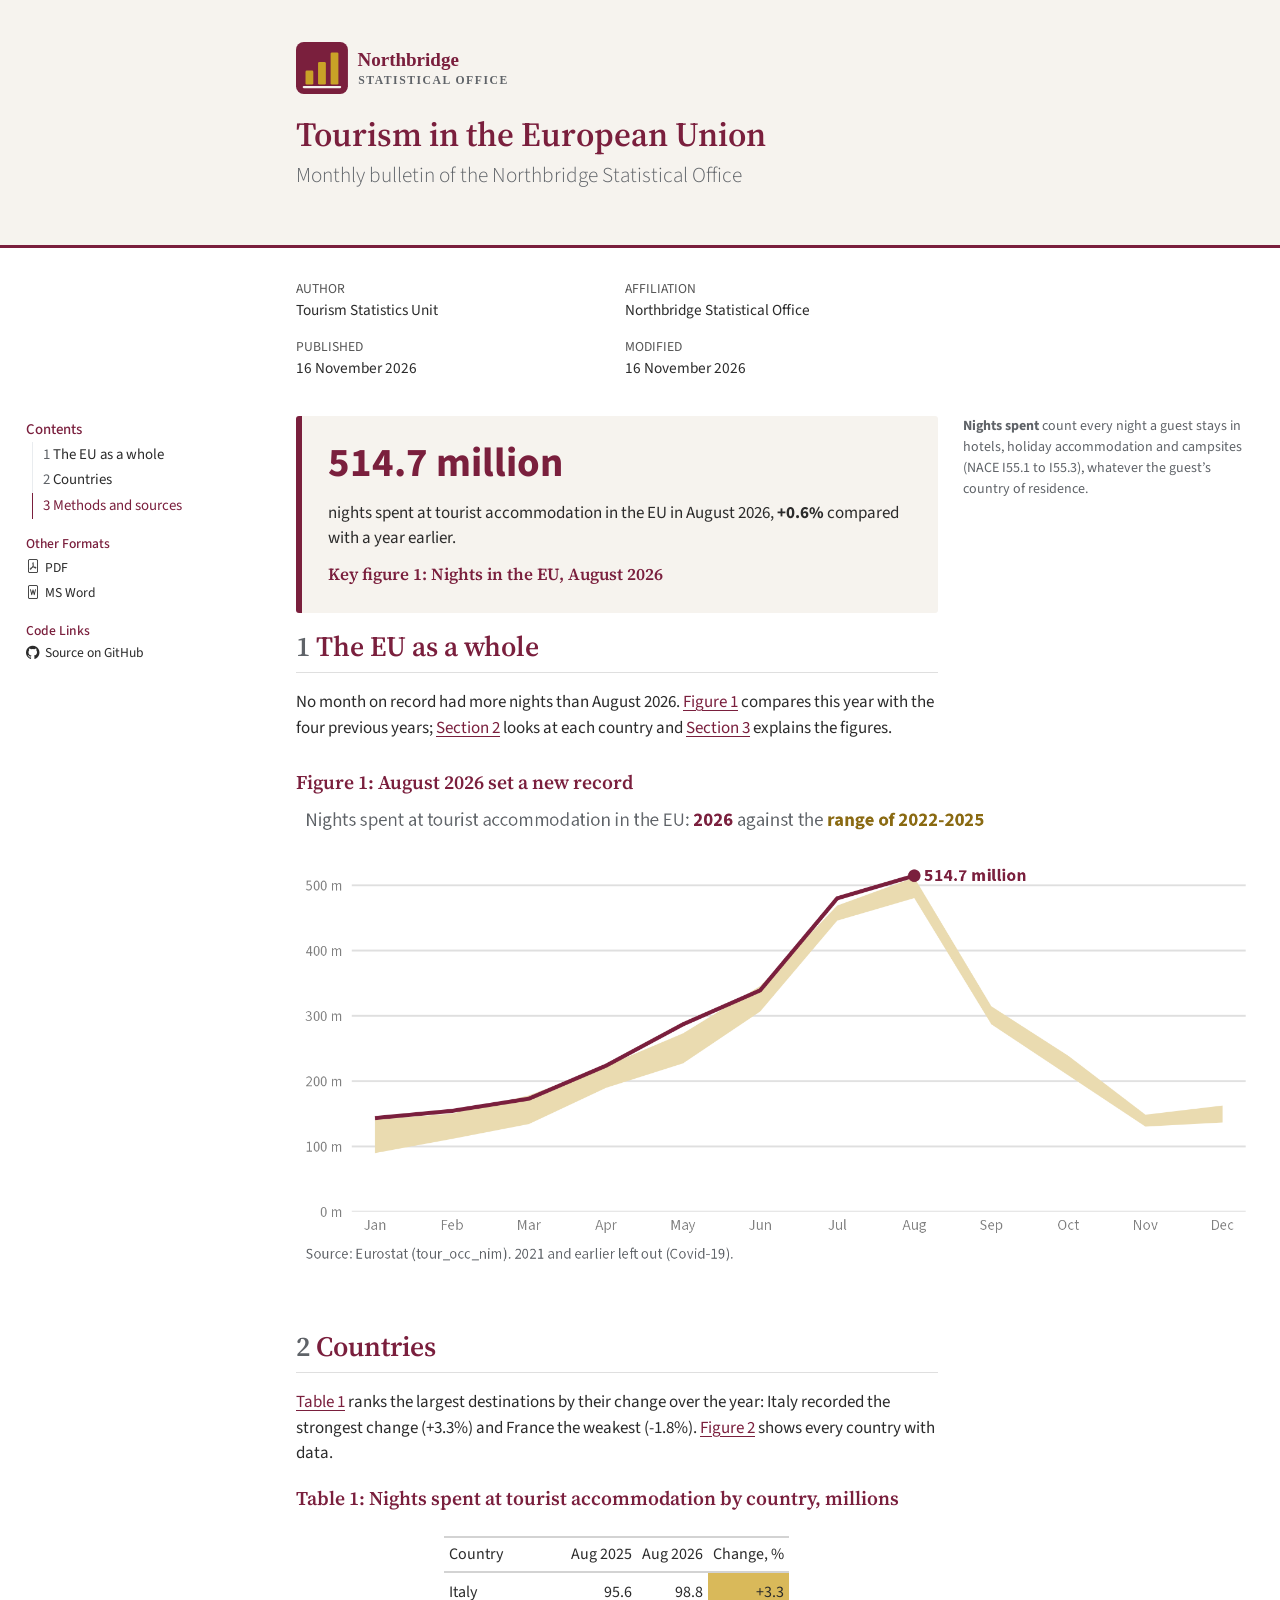
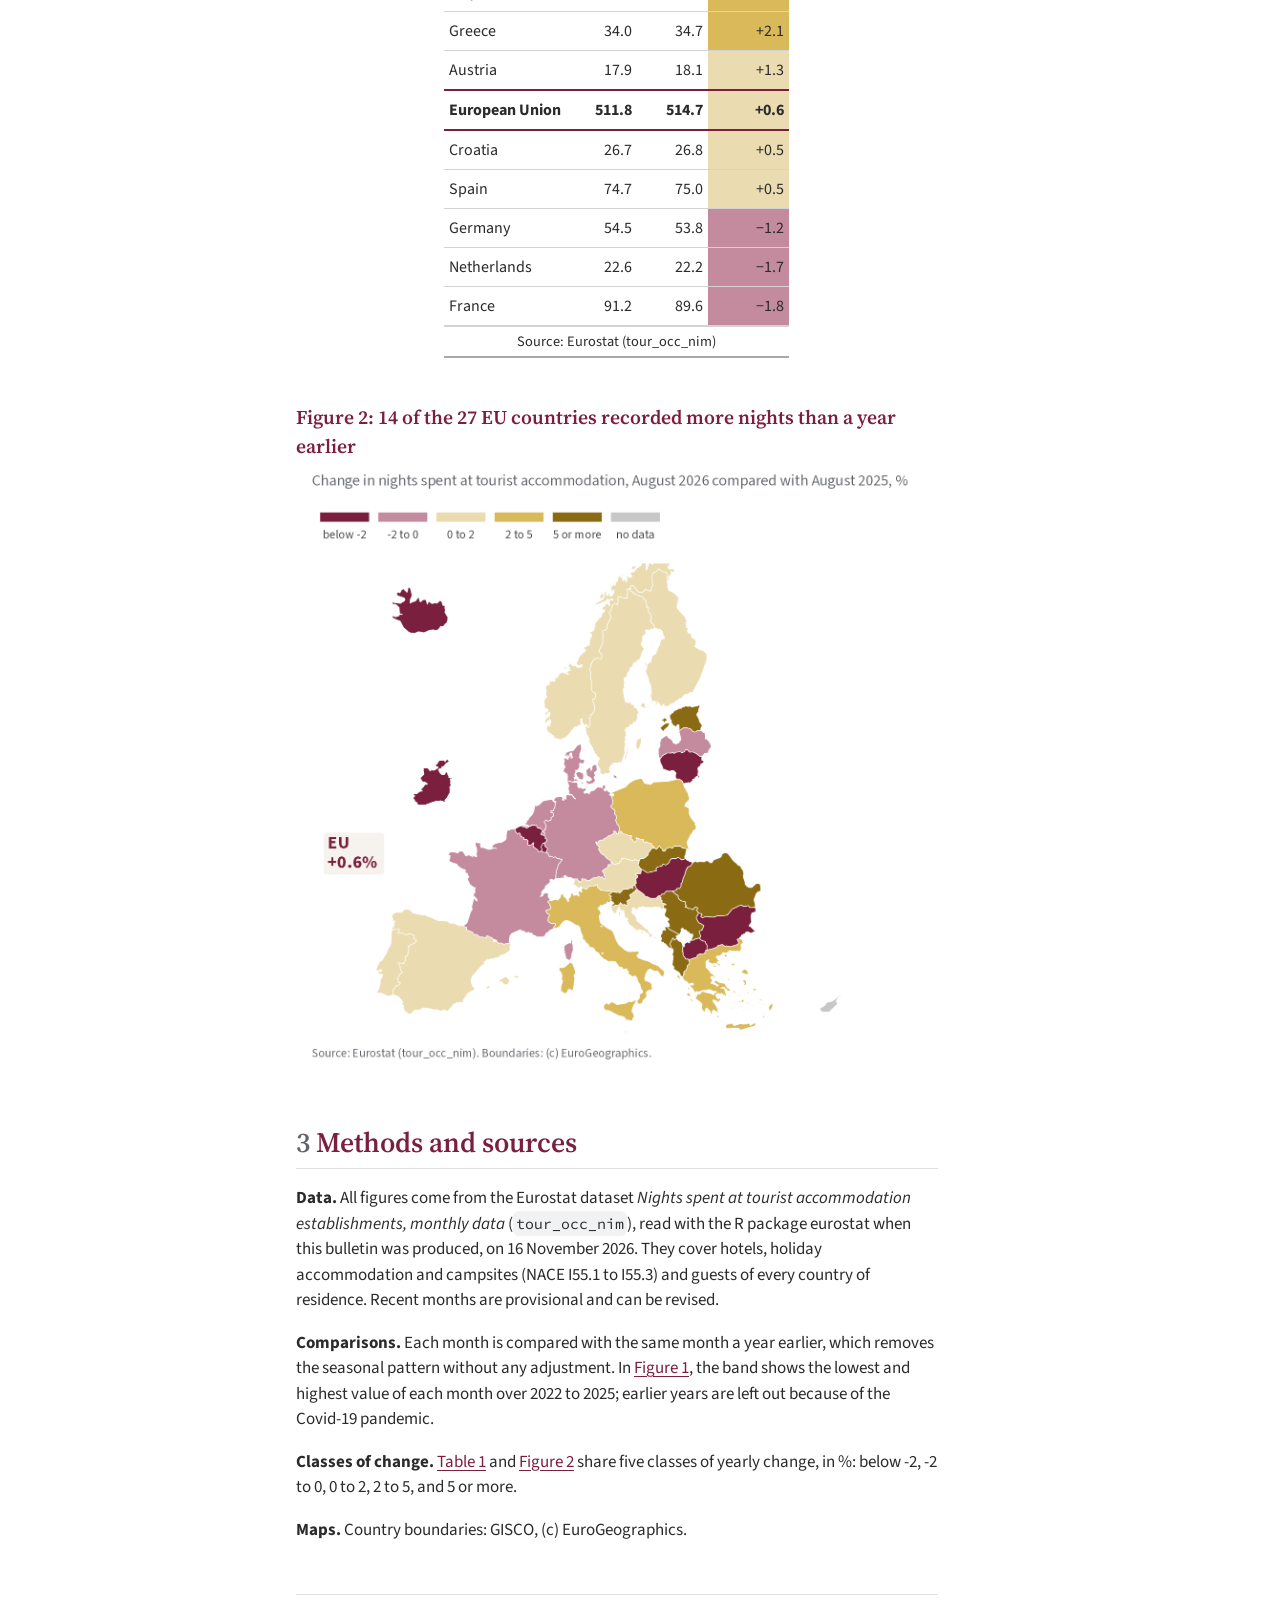
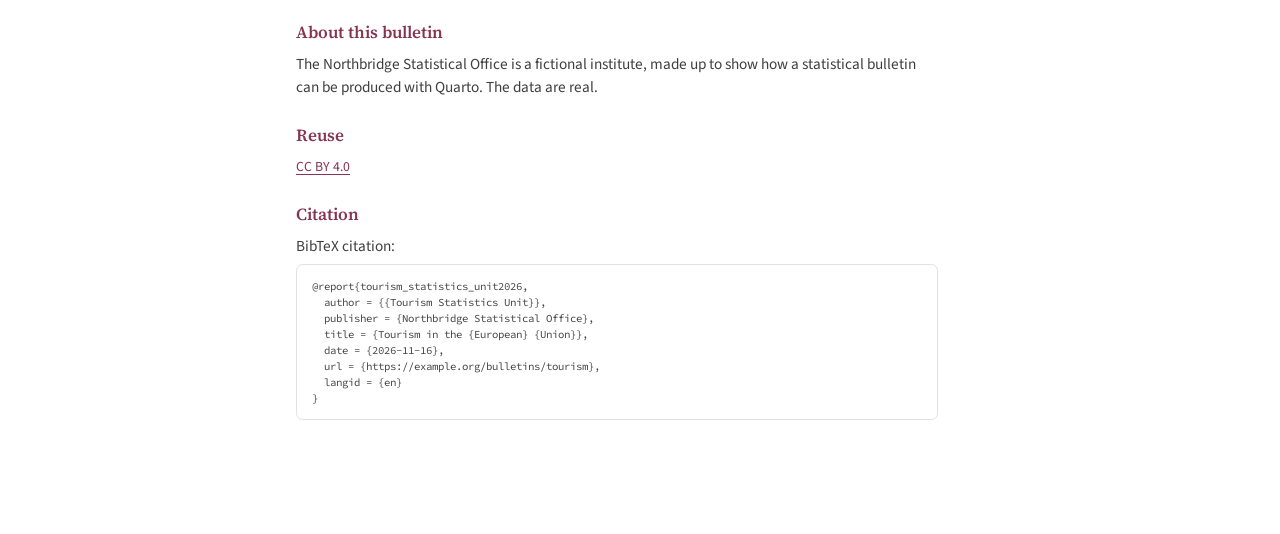
<file: index.html>
<!DOCTYPE html>
<html xmlns="http://www.w3.org/1999/xhtml" lang="en" xml:lang="en"><head>

<meta charset="utf-8">
<meta name="generator" content="quarto-1.12.2">

<meta name="viewport" content="width=device-width, initial-scale=1.0, user-scalable=yes">

<meta name="author" content="Tourism Statistics Unit">
<meta name="dcterms.date" content="2026-11-16">

<title>Tourism in the European Union</title>
<style>
/* Default styles provided by pandoc.
** See https://pandoc.org/MANUAL.html#variables-for-html for config info.
*/
span.smallcaps{font-variant: small-caps;}
div.columns{display: flex; gap: 1.5em;}
div.column{flex: auto;}
@media screen {
div.columns{gap: min(4vw, 1.5em);}
div.column{overflow-x: auto;}
}
div.hanging-indent{margin-left: 1.5em; text-indent: -1.5em;}
ul.task-list{list-style: none;}
ul.task-list li input[type="checkbox"] {
  width: 0.8em;
  margin: 0 0.8em 0.2em -1em; /* quarto-specific, see https://github.com/quarto-dev/quarto-cli/issues/4556 */ 
  vertical-align: middle;
}
@media print {
  html {
    color-scheme: light only;
  }
  html, body, pre, code {
    background-color: transparent;
  }
  body, a, a:visited, blockquote {
    color: black;
  }
  pre, code {
    padding: 0;
  }
  p, h2, h3 {
    orphans: 3;
    widows: 3;
  }
  h2, h3, h4 {
    page-break-after: avoid;
  }
}</style>


<script src="bulletin_files/libs/clipboard/clipboard.min.js"></script>
<script src="bulletin_files/libs/quarto-html/quarto.js" type="module"></script>
<script src="bulletin_files/libs/quarto-html/tabsets/tabsets.js" type="module"></script>
<script src="bulletin_files/libs/quarto-html/scrollable-regions/scrollable-regions.js" type="module"></script>
<script src="bulletin_files/libs/quarto-html/popper.min.js"></script>
<script src="bulletin_files/libs/quarto-html/tippy.umd.min.js"></script>
<script src="bulletin_files/libs/quarto-html/anchor.min.js"></script>
<link href="bulletin_files/libs/quarto-html/tippy.css" rel="stylesheet">
<link href="bulletin_files/libs/quarto-html/quarto-syntax-highlighting-3558fc588f573eb03b3ea8a62fb80c66.css" rel="stylesheet" class="quarto-color-scheme" id="quarto-text-highlighting-styles">
<link href="bulletin_files/libs/quarto-html/quarto-syntax-highlighting-dark-e0c4ec3dcba0074538e79671f3d862d4.css" rel="stylesheet" class="quarto-color-scheme quarto-color-alternate" id="quarto-text-highlighting-styles">
<link href="bulletin_files/libs/quarto-html/quarto-syntax-highlighting-3558fc588f573eb03b3ea8a62fb80c66.css" rel="stylesheet" class="quarto-color-scheme-extra" id="quarto-text-highlighting-styles">
<script src="bulletin_files/libs/quarto-axe/axe.min.js"></script>
<script src="bulletin_files/libs/quarto-axe/axe-check.js" type="module"></script>
<script id="quarto-axe-checker-options" type="text/plain">dHJ1ZQ==</script>
<script src="bulletin_files/libs/bootstrap/bootstrap.min.js"></script>
<link href="bulletin_files/libs/bootstrap/bootstrap-icons.css" rel="stylesheet">
<link href="bulletin_files/libs/bootstrap/bootstrap-41278aea907c53bc4a8462dd312f6c40.min.css" rel="stylesheet" append-hash="true" class="quarto-color-scheme" id="quarto-bootstrap" data-mode="light">
<link href="bulletin_files/libs/bootstrap/bootstrap-dark-f0f13f849fe58e4c2b826ad2286a6067.min.css" rel="stylesheet" append-hash="true" class="quarto-color-scheme quarto-color-alternate" id="quarto-bootstrap" data-mode="light">
<link href="bulletin_files/libs/bootstrap/bootstrap-41278aea907c53bc4a8462dd312f6c40.min.css" rel="stylesheet" append-hash="true" class="quarto-color-scheme-extra" id="quarto-bootstrap" data-mode="light">


</head>

<body class="quarto-light"><a id="quarto-skip-link" class="visually-hidden-focusable" href="#quarto-document-content">Skip to main content</a>

<header id="title-block-header" class="quarto-title-block default toc-left page-columns page-full">
  <div class="quarto-title-banner page-columns page-full">
    <div class="quarto-title column-body">
      <img class="nso-logo" src="brand/nso-logo.svg" alt="Northbridge Statistical Office">
      <h1 class="title">Tourism in the European Union</h1>
            <p class="subtitle lead">Monthly bulletin of the Northbridge Statistical Office</p>
          </div>
  </div>

  <div class="quarto-title-meta-author">
    <div class="quarto-title-meta-heading">Author</div>
    <div class="quarto-title-meta-heading">Affiliation</div>
    
      <div class="quarto-title-meta-contents">
      <p class="author">Tourism Statistics Unit </p>
    </div>
    <div class="quarto-title-meta-contents">
          <p class="affiliation">
              Northbridge Statistical Office
            </p>
        </div>
    </div>

  <div class="quarto-title-meta">

        
      <div>
      <div class="quarto-title-meta-heading">Published</div>
      <div class="quarto-title-meta-contents">
        <p class="date">16 November 2026</p>
      </div>
    </div>
    
      <div>
      <div class="quarto-title-meta-heading">Modified</div>
      <div class="quarto-title-meta-contents">
        <p class="date-modified">16 November 2026</p>
      </div>
    </div>
      
    </div>
    

  <!-- Phones and tablets: Quarto hides the left sidebar (formats, code links) below 768px -->
  <nav class="nso-small-links d-md-none column-body" aria-label="Other formats and source">
    <a href="bulletin.pdf"><i class="bi bi-file-pdf" aria-hidden="true"></i> PDF</a>
    <a href="bulletin.docx"><i class="bi bi-file-word" aria-hidden="true"></i> Word</a>
    <a href="https://github.com/cderv/uros2026-quarto-example"><i class="bi bi-github" aria-hidden="true"></i> Source on GitHub</a>
  </nav>

</header><div id="quarto-content" class="page-columns page-rows-contents page-layout-article toc-left">
<div id="quarto-sidebar-toc-left" class="sidebar toc-left">
  <nav id="TOC" role="doc-toc" aria-labelledby="toc-title" class="toc-active">
    <h2 id="toc-title">Contents</h2>
   
  <ul>
  <li><a href="#sec-eu" id="toc-sec-eu" class="nav-link active" data-scroll-target="#sec-eu"><span class="header-section-number">1</span> The EU as a whole</a></li>
  <li><a href="#sec-countries" id="toc-sec-countries" class="nav-link" data-scroll-target="#sec-countries"><span class="header-section-number">2</span> Countries</a></li>
  <li><a href="#sec-methods" id="toc-sec-methods" class="nav-link" data-scroll-target="#sec-methods"><span class="header-section-number">3</span> Methods and sources</a></li>
  
  </ul>
<div class="quarto-alternate-formats"><h2>Other Formats</h2><ul><li><a href="bulletin.pdf"><i class="bi bi-file-pdf"></i>PDF</a></li><li><a href="bulletin.docx"><i class="bi bi-file-word"></i>MS Word</a></li></ul></div><div class="quarto-code-links"><h2>Code Links</h2><ul><li><a href="https://github.com/cderv/uros2026-quarto-example"><i class="bi bi-github"></i>Source on GitHub</a></li></ul></div></nav>
</div>
<div id="quarto-margin-sidebar" class="sidebar margin-sidebar zindex-bottom">
</div>
<main class="content quarto-banner-title-block page-columns page-full" id="quarto-document-content" tabindex="-1">




<div id="kf-nights" class="quarto-float quarto-figure quarto-figure-center anchored">
<figure class="quarto-float quarto-float-kf figure">
<div aria-describedby="kf-nights-caption-0ceaefa1-69ba-4598-a22c-09a6ac19f8ca">
<p><span style="font-size: 2.4em; font-weight: bold; color: #7a1f3d;">514.7 million</span></p>
<p>nights spent at tourist accommodation in the EU in August 2026, <span style="font-weight: bold;">+0.6%</span> compared with a year earlier.</p>
</div>
<figcaption class="quarto-float-caption-bottom quarto-float-caption quarto-float-kf" id="kf-nights-caption-0ceaefa1-69ba-4598-a22c-09a6ac19f8ca">
Key figure&nbsp;1: Nights in the EU, August 2026
</figcaption>
</figure>
</div>

<div class="no-row-height column-margin column-container"><div class="">
<p><strong>Nights spent</strong> count every night a guest stays in hotels, holiday accommodation and campsites (NACE I55.1 to I55.3), whatever the guest’s country of residence.</p>
</div></div><section id="sec-eu" class="level2 page-columns page-full" data-number="1">
<h2 data-number="1" class="anchored" data-anchor-id="sec-eu"><span class="header-section-number">1</span> The EU as a whole</h2>
<p>No month on record had more nights than August 2026. <a href="#fig-trend" class="quarto-xref">Figure&nbsp;1</a> compares this year with the four previous years; <a href="#sec-countries" class="quarto-xref">Section&nbsp;2</a> looks at each country and <a href="#sec-methods" class="quarto-xref">Section&nbsp;3</a> explains the figures.</p>
<div class="cell page-columns page-full">
<div class="cell-output-display page-columns page-full">
<div id="fig-trend" class="quarto-float quarto-figure quarto-figure-center anchored page-columns page-full" alt="Line chart. Months from January to December along the x-axis, nights spent at tourist accommodation in the EU in millions along the y-axis, from zero. A burgundy line for 2026, from January to August, is drawn over a light band giving the lowest and highest value of each month from 2022 to 2025. The 2026 line is above the band in 6 of its 8 months. Nights peak every year in August; August 2026 is labelled with 514.7 million.">
<figure class="quarto-float quarto-float-fig figure page-columns page-full">
<figcaption class="quarto-float-caption-top quarto-float-caption quarto-float-fig" id="fig-trend-caption-0ceaefa1-69ba-4598-a22c-09a6ac19f8ca">
Figure&nbsp;1: August 2026 set a new record
</figcaption>
<div aria-describedby="fig-trend-caption-0ceaefa1-69ba-4598-a22c-09a6ac19f8ca" class="page-columns page-full">
<img src="bulletin_files/figure-html/fig-trend-1.png" class="img-fluid figure-img column-page-right" style="width:100.0%" alt="Line chart. Months from January to December along the x-axis, nights spent at tourist accommodation in the EU in millions along the y-axis, from zero. A burgundy line for 2026, from January to August, is drawn over a light band giving the lowest and highest value of each month from 2022 to 2025. The 2026 line is above the band in 6 of its 8 months. Nights peak every year in August; August 2026 is labelled with 514.7 million.">
</div>
</figure>
</div>
</div>
</div>
</section>
<section id="sec-countries" class="level2" data-number="2">
<h2 data-number="2" class="anchored" data-anchor-id="sec-countries"><span class="header-section-number">2</span> Countries</h2>
<p><a href="#tbl-countries" class="quarto-xref">Table&nbsp;1</a> ranks the largest destinations by their change over the year: Italy recorded the strongest change (+3.3%) and France the weakest (-1.8%). <a href="#fig-map" class="quarto-xref">Figure&nbsp;2</a> shows every country with data.</p>
<div class="cell plain">
<div id="tbl-countries" class="cell plain quarto-float quarto-figure quarto-figure-center anchored">
<figure class="quarto-float quarto-float-tbl figure">
<figcaption class="quarto-float-caption-top quarto-float-caption quarto-float-tbl" id="tbl-countries-caption-0ceaefa1-69ba-4598-a22c-09a6ac19f8ca">
Table&nbsp;1: Nights spent at tourist accommodation by country, millions
</figcaption>
<div aria-describedby="tbl-countries-caption-0ceaefa1-69ba-4598-a22c-09a6ac19f8ca">
<div class="cell-output-display">
<div id="blzwuvrgal" style="padding-left:0px;padding-right:0px;padding-top:10px;padding-bottom:10px;overflow-x:auto;overflow-y:auto;width:auto;height:auto;">
<style>#blzwuvrgal table {
  font-family: 'Source Sans 3', system-ui, 'Segoe UI', Roboto, Helvetica, Arial, sans-serif, 'Apple Color Emoji', 'Segoe UI Emoji', 'Segoe UI Symbol', 'Noto Color Emoji';
  -webkit-font-smoothing: antialiased;
  -moz-osx-font-smoothing: grayscale;
}

#blzwuvrgal thead, #blzwuvrgal tbody, #blzwuvrgal tfoot, #blzwuvrgal tr, #blzwuvrgal td, #blzwuvrgal th {
  border-style: none;
}

#blzwuvrgal p {
  margin: 0;
  padding: 0;
}

#blzwuvrgal .gt_table {
  display: table;
  border-collapse: collapse;
  line-height: normal;
  margin-left: auto;
  margin-right: auto;
  color: #2B2B2B;
  font-size: 16px;
  font-weight: normal;
  font-style: normal;
  background-color: #FFFFFF;
  width: auto;
  border-top-style: solid;
  border-top-width: 2px;
  border-top-color: #A8A8A8;
  border-right-style: none;
  border-right-width: 2px;
  border-right-color: #D3D3D3;
  border-bottom-style: solid;
  border-bottom-width: 2px;
  border-bottom-color: #A8A8A8;
  border-left-style: none;
  border-left-width: 2px;
  border-left-color: #D3D3D3;
}

#blzwuvrgal .gt_caption {
  padding-top: 4px;
  padding-bottom: 4px;
}

#blzwuvrgal .gt_title {
  color: #2B2B2B;
  font-size: 125%;
  font-weight: initial;
  padding-top: 4px;
  padding-bottom: 4px;
  padding-left: 5px;
  padding-right: 5px;
  border-bottom-color: #FFFFFF;
  border-bottom-width: 0;
}

#blzwuvrgal .gt_subtitle {
  color: #2B2B2B;
  font-size: 85%;
  font-weight: initial;
  padding-top: 3px;
  padding-bottom: 5px;
  padding-left: 5px;
  padding-right: 5px;
  border-top-color: #FFFFFF;
  border-top-width: 0;
}

#blzwuvrgal .gt_heading {
  background-color: #FFFFFF;
  text-align: center;
  border-bottom-color: #FFFFFF;
  border-left-style: none;
  border-left-width: 1px;
  border-left-color: #D3D3D3;
  border-right-style: none;
  border-right-width: 1px;
  border-right-color: #D3D3D3;
}

#blzwuvrgal .gt_bottom_border {
  border-bottom-style: solid;
  border-bottom-width: 2px;
  border-bottom-color: #D3D3D3;
}

#blzwuvrgal .gt_col_headings {
  border-top-style: solid;
  border-top-width: 2px;
  border-top-color: #D3D3D3;
  border-bottom-style: solid;
  border-bottom-width: 2px;
  border-bottom-color: #D3D3D3;
  border-left-style: none;
  border-left-width: 1px;
  border-left-color: #D3D3D3;
  border-right-style: none;
  border-right-width: 1px;
  border-right-color: #D3D3D3;
}

#blzwuvrgal .gt_col_heading {
  color: #2B2B2B;
  background-color: #FFFFFF;
  font-size: 100%;
  font-weight: normal;
  text-transform: inherit;
  border-left-style: none;
  border-left-width: 1px;
  border-left-color: #D3D3D3;
  border-right-style: none;
  border-right-width: 1px;
  border-right-color: #D3D3D3;
  vertical-align: bottom;
  padding-top: 5px;
  padding-bottom: 6px;
  padding-left: 5px;
  padding-right: 5px;
  overflow-x: hidden;
}

#blzwuvrgal .gt_column_spanner_outer {
  color: #2B2B2B;
  background-color: #FFFFFF;
  font-size: 100%;
  font-weight: normal;
  text-transform: inherit;
  padding-top: 0;
  padding-bottom: 0;
  padding-left: 4px;
  padding-right: 4px;
}

#blzwuvrgal .gt_column_spanner_outer:first-child {
  padding-left: 0;
}

#blzwuvrgal .gt_column_spanner_outer:last-child {
  padding-right: 0;
}

#blzwuvrgal .gt_column_spanner {
  border-bottom-style: solid;
  border-bottom-width: 2px;
  border-bottom-color: #D3D3D3;
  vertical-align: bottom;
  padding-top: 5px;
  padding-bottom: 5px;
  overflow-x: hidden;
  display: inline-block;
  width: 100%;
}

#blzwuvrgal .gt_spanner_row {
  border-bottom-style: hidden;
}

#blzwuvrgal .gt_group_heading {
  padding-top: 8px;
  padding-bottom: 8px;
  padding-left: 5px;
  padding-right: 5px;
  color: #2B2B2B;
  background-color: #FFFFFF;
  font-size: 100%;
  font-weight: initial;
  text-transform: inherit;
  border-top-style: solid;
  border-top-width: 2px;
  border-top-color: #D3D3D3;
  border-bottom-style: solid;
  border-bottom-width: 2px;
  border-bottom-color: #D3D3D3;
  border-left-style: none;
  border-left-width: 1px;
  border-left-color: #D3D3D3;
  border-right-style: none;
  border-right-width: 1px;
  border-right-color: #D3D3D3;
  vertical-align: middle;
  text-align: left;
}

#blzwuvrgal .gt_empty_group_heading {
  padding: 0.5px;
  color: #2B2B2B;
  background-color: #FFFFFF;
  font-size: 100%;
  font-weight: initial;
  border-top-style: solid;
  border-top-width: 2px;
  border-top-color: #D3D3D3;
  border-bottom-style: solid;
  border-bottom-width: 2px;
  border-bottom-color: #D3D3D3;
  vertical-align: middle;
}

#blzwuvrgal .gt_from_md > :first-child {
  margin-top: 0;
}

#blzwuvrgal .gt_from_md > :last-child {
  margin-bottom: 0;
}

#blzwuvrgal .gt_row {
  padding-top: 8px;
  padding-bottom: 8px;
  padding-left: 5px;
  padding-right: 5px;
  margin: 10px;
  border-top-style: solid;
  border-top-width: 1px;
  border-top-color: #D3D3D3;
  border-left-style: none;
  border-left-width: 1px;
  border-left-color: #D3D3D3;
  border-right-style: none;
  border-right-width: 1px;
  border-right-color: #D3D3D3;
  vertical-align: middle;
  overflow-x: hidden;
}

#blzwuvrgal .gt_stub {
  color: #2B2B2B;
  background-color: #FFFFFF;
  font-size: 100%;
  font-weight: initial;
  text-transform: inherit;
  border-right-style: solid;
  border-right-width: 2px;
  border-right-color: #D3D3D3;
  padding-left: 5px;
  padding-right: 5px;
}

#blzwuvrgal .gt_stub_row_group {
  color: #2B2B2B;
  background-color: #FFFFFF;
  font-size: 100%;
  font-weight: initial;
  text-transform: inherit;
  border-right-style: solid;
  border-right-width: 2px;
  border-right-color: #D3D3D3;
  padding-left: 5px;
  padding-right: 5px;
  vertical-align: top;
}

#blzwuvrgal .gt_row_group_first td {
  border-top-width: 2px;
}

#blzwuvrgal .gt_row_group_first th {
  border-top-width: 2px;
}

#blzwuvrgal .gt_summary_row {
  color: #2B2B2B;
  background-color: #FFFFFF;
  text-transform: inherit;
  padding-top: 8px;
  padding-bottom: 8px;
  padding-left: 5px;
  padding-right: 5px;
}

#blzwuvrgal .gt_first_summary_row {
  border-top-style: solid;
  border-top-color: #D3D3D3;
}

#blzwuvrgal .gt_first_summary_row.thick {
  border-top-width: 2px;
}

#blzwuvrgal .gt_last_summary_row {
  padding-top: 8px;
  padding-bottom: 8px;
  padding-left: 5px;
  padding-right: 5px;
  border-bottom-style: solid;
  border-bottom-width: 2px;
  border-bottom-color: #D3D3D3;
}

#blzwuvrgal .gt_grand_summary_row {
  color: #2B2B2B;
  background-color: #FFFFFF;
  text-transform: inherit;
  padding-top: 8px;
  padding-bottom: 8px;
  padding-left: 5px;
  padding-right: 5px;
}

#blzwuvrgal .gt_first_grand_summary_row {
  padding-top: 8px;
  padding-bottom: 8px;
  padding-left: 5px;
  padding-right: 5px;
  border-top-style: double;
  border-top-width: 6px;
  border-top-color: #D3D3D3;
}

#blzwuvrgal .gt_last_grand_summary_row_top {
  padding-top: 8px;
  padding-bottom: 8px;
  padding-left: 5px;
  padding-right: 5px;
  border-bottom-style: double;
  border-bottom-width: 6px;
  border-bottom-color: #D3D3D3;
}

#blzwuvrgal .gt_striped {
  background-color: rgba(128, 128, 128, 0.05);
}

#blzwuvrgal .gt_table_body {
  border-top-style: solid;
  border-top-width: 2px;
  border-top-color: #D3D3D3;
  border-bottom-style: solid;
  border-bottom-width: 2px;
  border-bottom-color: #D3D3D3;
}

#blzwuvrgal .gt_footnotes {
  color: #2B2B2B;
  background-color: #FFFFFF;
  border-bottom-style: none;
  border-bottom-width: 2px;
  border-bottom-color: #D3D3D3;
  border-left-style: none;
  border-left-width: 2px;
  border-left-color: #D3D3D3;
  border-right-style: none;
  border-right-width: 2px;
  border-right-color: #D3D3D3;
}

#blzwuvrgal .gt_footnote {
  margin: 0px;
  font-size: 90%;
  padding-top: 4px;
  padding-bottom: 4px;
  padding-left: 5px;
  padding-right: 5px;
}

#blzwuvrgal .gt_sourcenotes {
  color: #2B2B2B;
  background-color: #FFFFFF;
  border-bottom-style: none;
  border-bottom-width: 2px;
  border-bottom-color: #D3D3D3;
  border-left-style: none;
  border-left-width: 2px;
  border-left-color: #D3D3D3;
  border-right-style: none;
  border-right-width: 2px;
  border-right-color: #D3D3D3;
}

#blzwuvrgal .gt_sourcenote {
  font-size: 90%;
  padding-top: 4px;
  padding-bottom: 4px;
  padding-left: 5px;
  padding-right: 5px;
}

#blzwuvrgal .gt_left {
  text-align: left;
}

#blzwuvrgal .gt_center {
  text-align: center;
}

#blzwuvrgal .gt_right {
  text-align: right;
  font-variant-numeric: tabular-nums;
}

#blzwuvrgal .gt_font_normal {
  font-weight: normal;
}

#blzwuvrgal .gt_font_bold {
  font-weight: bold;
}

#blzwuvrgal .gt_font_italic {
  font-style: italic;
}

#blzwuvrgal .gt_super {
  font-size: 65%;
}

#blzwuvrgal .gt_footnote_marks {
  font-size: 75%;
  vertical-align: 0.4em;
  position: initial;
}

#blzwuvrgal .gt_asterisk {
  font-size: 100%;
  vertical-align: 0;
}

#blzwuvrgal .gt_indent_1 {
  text-indent: 5px;
}

#blzwuvrgal .gt_indent_2 {
  text-indent: 10px;
}

#blzwuvrgal .gt_indent_3 {
  text-indent: 15px;
}

#blzwuvrgal .gt_indent_4 {
  text-indent: 20px;
}

#blzwuvrgal .gt_indent_5 {
  text-indent: 25px;
}

#blzwuvrgal .katex-display {
  display: inline-flex !important;
  margin-bottom: 0.75em !important;
}

#blzwuvrgal div.Reactable > div.rt-table > div.rt-thead > div.rt-tr.rt-tr-group-header > div.rt-th-group:after {
  height: 0px !important;
}
</style>

<table class="gt_table cell plain caption-top table" data-quarto-bootstrap="false">
<thead>
<tr class="gt_col_headings header">
<th id="Country" class="gt_col_heading gt_columns_bottom_border gt_left" data-quarto-table-cell-role="th" scope="col">Country</th>
<th id="before" class="gt_col_heading gt_columns_bottom_border gt_right" data-quarto-table-cell-role="th" scope="col">Aug 2025</th>
<th id="now" class="gt_col_heading gt_columns_bottom_border gt_right" data-quarto-table-cell-role="th" scope="col">Aug 2026</th>
<th id="change" class="gt_col_heading gt_columns_bottom_border gt_right" data-quarto-table-cell-role="th" scope="col">Change, %</th>
</tr>
</thead>
<tbody class="gt_table_body">
<tr class="odd">
<td class="gt_row gt_left" headers="Country">Italy</td>
<td class="gt_row gt_right" headers="before">95.6</td>
<td class="gt_row gt_right" headers="now">98.8</td>
<td class="gt_row gt_right" headers="change" style="background-color: #D9B95A">+3.3</td>
</tr>
<tr class="even">
<td class="gt_row gt_left" headers="Country">Greece</td>
<td class="gt_row gt_right" headers="before">34.0</td>
<td class="gt_row gt_right" headers="now">34.7</td>
<td class="gt_row gt_right" headers="change" style="background-color: #D9B95A">+2.1</td>
</tr>
<tr class="odd">
<td class="gt_row gt_left" headers="Country">Austria</td>
<td class="gt_row gt_right" headers="before">17.9</td>
<td class="gt_row gt_right" headers="now">18.1</td>
<td class="gt_row gt_right" headers="change" style="background-color: #EADBB0">+1.3</td>
</tr>
<tr class="even">
<td class="gt_row gt_left" headers="Country" style="font-weight: bold; border-top-width: 2px; border-top-style: solid; border-top-color: #7a1f3d; border-bottom-width: 2px; border-bottom-style: solid; border-bottom-color: #7a1f3d">European Union</td>
<td class="gt_row gt_right" headers="before" style="font-weight: bold; border-top-width: 2px; border-top-style: solid; border-top-color: #7a1f3d; border-bottom-width: 2px; border-bottom-style: solid; border-bottom-color: #7a1f3d">511.8</td>
<td class="gt_row gt_right" headers="now" style="font-weight: bold; border-top-width: 2px; border-top-style: solid; border-top-color: #7a1f3d; border-bottom-width: 2px; border-bottom-style: solid; border-bottom-color: #7a1f3d">514.7</td>
<td class="gt_row gt_right" headers="change" style="background-color: #EADBB0; font-weight: bold; border-top-width: 2px; border-top-style: solid; border-top-color: #7a1f3d; border-bottom-width: 2px; border-bottom-style: solid; border-bottom-color: #7a1f3d">+0.6</td>
</tr>
<tr class="odd">
<td class="gt_row gt_left" headers="Country">Croatia</td>
<td class="gt_row gt_right" headers="before">26.7</td>
<td class="gt_row gt_right" headers="now">26.8</td>
<td class="gt_row gt_right" headers="change" style="background-color: #EADBB0">+0.5</td>
</tr>
<tr class="even">
<td class="gt_row gt_left" headers="Country">Spain</td>
<td class="gt_row gt_right" headers="before">74.7</td>
<td class="gt_row gt_right" headers="now">75.0</td>
<td class="gt_row gt_right" headers="change" style="background-color: #EADBB0">+0.5</td>
</tr>
<tr class="odd">
<td class="gt_row gt_left" headers="Country">Germany</td>
<td class="gt_row gt_right" headers="before">54.5</td>
<td class="gt_row gt_right" headers="now">53.8</td>
<td class="gt_row gt_right" headers="change" style="background-color: #C48A9E">−1.2</td>
</tr>
<tr class="even">
<td class="gt_row gt_left" headers="Country">Netherlands</td>
<td class="gt_row gt_right" headers="before">22.6</td>
<td class="gt_row gt_right" headers="now">22.2</td>
<td class="gt_row gt_right" headers="change" style="background-color: #C48A9E">−1.7</td>
</tr>
<tr class="odd">
<td class="gt_row gt_left" headers="Country">France</td>
<td class="gt_row gt_right" headers="before">91.2</td>
<td class="gt_row gt_right" headers="now">89.6</td>
<td class="gt_row gt_right" headers="change" style="background-color: #C48A9E">−1.8</td>
</tr>
</tbody><tfoot>
<tr class="gt_sourcenotes odd">
<td colspan="4" class="gt_sourcenote">Source: Eurostat (tour_occ_nim)</td>
</tr>
</tfoot>

</table>

</div>
</div>
</div>
</figure>
</div>
</div>
<div class="cell">
<div class="cell-output-display">
<div id="fig-map" class="quarto-float quarto-figure quarto-figure-center anchored" alt="Map of Europe. Each country is shaded by the change in nights spent at tourist accommodation between August 2025 and August 2026, in five classes: below -2%, -2 to 0%, 0 to 2%, 2 to 5% and 5% or more, from dark burgundy for the strongest falls to dark gold for the strongest rises; countries without data are grey. In the EU, the largest rise is in Romania (+10.2%) and the largest fall in Lithuania (-12.8%). The EU as a whole changed by +0.6%.">
<figure class="quarto-float quarto-float-fig figure">
<figcaption class="quarto-float-caption-top quarto-float-caption quarto-float-fig" id="fig-map-caption-0ceaefa1-69ba-4598-a22c-09a6ac19f8ca">
Figure&nbsp;2: 14 of the 27 EU countries recorded more nights than a year earlier
</figcaption>
<div aria-describedby="fig-map-caption-0ceaefa1-69ba-4598-a22c-09a6ac19f8ca">
<img src="bulletin_files/figure-html/fig-map-1.png" class="img-fluid figure-img" alt="Map of Europe. Each country is shaded by the change in nights spent at tourist accommodation between August 2025 and August 2026, in five classes: below -2%, -2 to 0%, 0 to 2%, 2 to 5% and 5% or more, from dark burgundy for the strongest falls to dark gold for the strongest rises; countries without data are grey. In the EU, the largest rise is in Romania (+10.2%) and the largest fall in Lithuania (-12.8%). The EU as a whole changed by +0.6%." width="672">
</div>
</figure>
</div>
</div>
</div>
</section>
<section id="sec-methods" class="level2" data-number="3">
<h2 data-number="3" class="anchored" data-anchor-id="sec-methods"><span class="header-section-number">3</span> Methods and sources</h2>
<p><strong>Data.</strong> All figures come from the Eurostat dataset <em>Nights spent at tourist accommodation establishments, monthly data</em> (<code>tour_occ_nim</code>), read with the R package eurostat when this bulletin was produced, on 16 November 2026. They cover hotels, holiday accommodation and campsites (NACE I55.1 to I55.3) and guests of every country of residence. Recent months are provisional and can be revised.</p>
<p><strong>Comparisons.</strong> Each month is compared with the same month a year earlier, which removes the seasonal pattern without any adjustment. In <a href="#fig-trend" class="quarto-xref">Figure&nbsp;1</a>, the band shows the lowest and highest value of each month over 2022 to 2025; earlier years are left out because of the Covid-19 pandemic.</p>
<p><strong>Classes of change.</strong> <a href="#tbl-countries" class="quarto-xref">Table&nbsp;1</a> and <a href="#fig-map" class="quarto-xref">Figure&nbsp;2</a> share five classes of yearly change, in %: below -2, -2 to 0, 0 to 2, 2 to 5, and 5 or more.</p>
<p><strong>Maps.</strong> Country boundaries: GISCO, (c) EuroGeographics.</p>
</section>


<div id="quarto-appendix" class="default"><section id="about-this-bulletin" class="level2 appendix unnumbered"><h2 class="anchored quarto-appendix-heading">About this bulletin</h2><div class="quarto-appendix-contents">

<p>The Northbridge Statistical Office is a fictional institute, made up to show how a statistical bulletin can be produced with Quarto. The data are real.</p>
</div></section><section class="quarto-appendix-contents" id="quarto-reuse"><h2 class="anchored quarto-appendix-heading">Reuse</h2><div class="quarto-appendix-contents"><div><a rel="license" href="https://creativecommons.org/licenses/by/4.0/">CC BY 4.0</a></div></div></section><section class="quarto-appendix-contents" id="quarto-citation"><h2 class="anchored quarto-appendix-heading">Citation</h2><div><div class="quarto-appendix-secondary-label">BibTeX citation:</div><div class="code-copy-outer-scaffold"><pre class="sourceCode quarto-appendix-bibtex code-with-copy"><code class="sourceCode bibtex">@report{tourism_statistics_unit2026,
  author = {{Tourism Statistics Unit}},
  publisher = {Northbridge Statistical Office},
  title = {Tourism in the {European} {Union}},
  date = {2026-11-16},
  url = {https://example.org/bulletins/tourism},
  langid = {en}
}
</code></pre><button title="Copy to Clipboard" class="code-copy-button"><i class="bi"></i></button></div></div></section></div></main>
<!-- /main column -->
<script id="quarto-html-after-body" type="application/javascript">
  window.document.addEventListener("DOMContentLoaded", function (event) {
    const icon = "";
    const anchorJS = new window.AnchorJS();
    anchorJS.options = {
      placement: 'right',
      icon: icon
    };
    anchorJS.add('.anchored');
    const isCodeAnnotation = (el) => {
      for (const clz of el.classList) {
        if (clz.startsWith('code-annotation-')) {                     
          return true;
        }
      }
      return false;
    }
    const onCopySuccess = function(e) {
      // button target
      const button = e.trigger;
      // don't keep focus
      button.blur();
      // flash "checked"
      button.classList.add('code-copy-button-checked');
      var currentTitle = button.getAttribute("title");
      button.setAttribute("title", "Copied!");
      let tooltip;
      if (window.bootstrap) {
        button.setAttribute("data-bs-toggle", "tooltip");
        button.setAttribute("data-bs-placement", "left");
        button.setAttribute("data-bs-title", "Copied!");
        tooltip = new bootstrap.Tooltip(button, 
          { trigger: "manual", 
            customClass: "code-copy-button-tooltip",
            offset: [0, -8]});
        tooltip.show();    
      }
      setTimeout(function() {
        if (tooltip) {
          tooltip.hide();
          button.removeAttribute("data-bs-title");
          button.removeAttribute("data-bs-toggle");
          button.removeAttribute("data-bs-placement");
        }
        button.setAttribute("title", currentTitle);
        button.classList.remove('code-copy-button-checked');
      }, 1000);
      // clear code selection
      e.clearSelection();
    }
    const getTextToCopy = function(trigger) {
      const outerScaffold = trigger.parentElement.cloneNode(true);
      const codeEl = outerScaffold.querySelector('code');
      for (const childEl of codeEl.children) {
        if (isCodeAnnotation(childEl)) {
          childEl.remove();
        }
      }
      return codeEl.innerText;
    }
    const clipboard = new window.ClipboardJS('.code-copy-button:not([data-in-quarto-modal])', {
      text: getTextToCopy
    });
    clipboard.on('success', onCopySuccess);
    if (window.document.getElementById('quarto-embedded-source-code-modal')) {
      const clipboardModal = new window.ClipboardJS('.code-copy-button[data-in-quarto-modal]', {
        text: getTextToCopy,
        container: window.document.getElementById('quarto-embedded-source-code-modal')
      });
      clipboardModal.on('success', onCopySuccess);
    }
      var localhostRegex = new RegExp(/^(?:http|https):\/\/localhost\:?[0-9]*\//);
      var mailtoRegex = new RegExp(/^mailto:/);
        var filterRegex = new RegExp('/' + window.location.host + '/');
      const newWindowLabel = "(opens in a new tab)";
      const newWindowNoteId = "quarto-ext-newwindow-label";
      // Links reference one hidden label through aria-describedby, so the
      // announcement never changes their accessible name.
      var describeNewWindow = (link) => {
        if (!window.document.getElementById(newWindowNoteId)) {
          var newWindowNote = window.document.createElement("span");
          newWindowNote.id = newWindowNoteId;
          newWindowNote.hidden = true;
          newWindowNote.textContent = newWindowLabel;
          window.document.body.appendChild(newWindowNote);
        }
        var describedBy = (link.getAttribute("aria-describedby") || "").split(/\s+/).filter(Boolean);
        if (!describedBy.includes(newWindowNoteId)) {
          describedBy.push(newWindowNoteId);
          link.setAttribute("aria-describedby", describedBy.join(" "));
        }
      }
      var opensNewContext = (link) => {
        var target = (link.getAttribute("target") || "").toLowerCase();
        return target !== "" && !["_self", "_parent", "_top"].includes(target);
      }
      var isInternal = (href) => {
          return filterRegex.test(href) || localhostRegex.test(href) || mailtoRegex.test(href);
      }
      // Inspect non-navigation links and adorn them if external
      window.quartoDecorateExternalLinks = function (root) {
     var links = (root || window.document).querySelectorAll('a[href]:not(.nav-link):not(.navbar-brand):not(.toc-action):not(.sidebar-link):not(.sidebar-item-toggle):not(.pagination-link):not(.no-external):not([aria-hidden]):not(.dropdown-item):not(.quarto-navigation-tool):not(.about-link)');
      for (var i=0; i<links.length; i++) {
        const link = links[i];
        if (!isInternal(link.href)) {
          // undo the damage that might have been done by quarto-nav.js in the case of
          // links that we want to consider external
          if (link.dataset.originalHref !== undefined) {
            link.href = link.dataset.originalHref;
          }
          if (!link.classList.contains('no-external-icon')) {
          }
        }
        if (opensNewContext(link)) {
          describeNewWindow(link);
        }
      }
      };
      window.quartoDecorateExternalLinks(window.document);
    // Esc closes the popup (WCAG 1.4.13) and focus leaving both trigger and
    // popup closes it (WCAG 2.4.11); tippy handles neither for interactive popups.
    const hideOnEscAndFocusOut = {
      name: 'hideOnEscAndFocusOut',
      defaultValue: true,
      fn(instance) {
        const dismiss = () => {
          // A show scheduled by the trigger delay would otherwise reopen it
          instance.clearDelayTimeouts();
          instance.hide();
        };
        const onKeyDown = (event) => {
          if (event.key !== 'Escape') {
            return;
          }
          // Keep Esc from also reaching page handlers (e.g. reveal.js overview),
          // except an open reveal.js slide menu, which Esc should close too.
          // The menu handles keys only when its keyboard option is on.
          const menuHandlesEsc = window.Reveal?.getPlugin?.('menu')?.isOpen() &&
            window.Reveal.getConfig().menu?.keyboard !== false;
          if (!menuHandlesEsc) {
            event.stopPropagation();
          }
          if (instance.popper.contains(window.document.activeElement)) {
            // Disabled while refocusing so the focus trigger does not reopen it
            instance.disable();
            instance.reference.focus();
            instance.enable();
          }
          dismiss();
        };
        const onFocusOut = (event) => {
          const target = event.relatedTarget;
          if (target && !instance.reference.contains(target) &&
              !instance.popper.contains(target)) {
            dismiss();
          }
        };
        // On the trigger too: a click trigger (code-annotations: select) has no
        // blur handling. Attached for the instance's lifetime so leaving the
        // trigger also cancels a show still pending on the trigger delay.
        instance.reference.addEventListener('focusout', onFocusOut);
        return {
          onShow() {
            window.document.addEventListener('keydown', onKeyDown, true);
            instance.popper.addEventListener('focusout', onFocusOut);
          },
          onHide() {
            window.document.removeEventListener('keydown', onKeyDown, true);
            instance.popper.removeEventListener('focusout', onFocusOut);
          },
          onDestroy() {
            instance.reference.removeEventListener('focusout', onFocusOut);
          },
        };
      },
    };
    function tippyHover(el, contentFn, onTriggerFn, onUntriggerFn) {
      const config = {
        allowHTML: true,
        maxWidth: 500,
        delay: 100,
        arrow: false,
        appendTo: function(el) {
            return el.parentElement;
        },
        interactive: true,
        interactiveBorder: 10,
        theme: 'quarto',
        placement: 'bottom-start',
        plugins: [hideOnEscAndFocusOut],
      };
      if (contentFn) {
        config.content = contentFn;
      }
      if (onTriggerFn) {
        config.onTrigger = onTriggerFn;
      }
      if (onUntriggerFn) {
        config.onUntrigger = onUntriggerFn;
      }
      window.tippy(el, config); 
    }
    const noterefs = window.document.querySelectorAll('a[role="doc-noteref"]');
    for (var i=0; i<noterefs.length; i++) {
      const ref = noterefs[i];
      tippyHover(ref, function() {
        // use id or data attribute instead here
        let href = ref.getAttribute('data-footnote-href') || ref.getAttribute('href');
        try { href = new URL(href).hash; } catch {}
        const id = href.replace(/^#\/?/, "");
        const note = window.document.getElementById(id);
        if (note) {
          return note.innerHTML;
        } else {
          return "";
        }
      });
    }
    const xrefs = window.document.querySelectorAll('a.quarto-xref');
    const processXRef = (id, note) => {
      // Strip column container classes
      const stripColumnClz = (el) => {
        el.classList.remove("page-full", "page-columns");
        if (el.children) {
          for (const child of el.children) {
            stripColumnClz(child);
          }
        }
      }
      stripColumnClz(note)
      if (id === null || id.startsWith('sec-')) {
        // Special case sections, only their first couple elements
        const container = document.createElement("div");
        if (note.children && note.children.length > 2) {
          container.appendChild(note.children[0].cloneNode(true));
          for (let i = 1; i < note.children.length; i++) {
            const child = note.children[i];
            if (child.tagName === "P" && child.innerText === "") {
              continue;
            } else {
              container.appendChild(child.cloneNode(true));
              break;
            }
          }
          if (window.Quarto?.typesetMath) {
            window.Quarto.typesetMath(container);
          }
          return container.innerHTML
        } else {
          if (window.Quarto?.typesetMath) {
            window.Quarto.typesetMath(note);
          }
          return note.innerHTML;
        }
      } else {
        // Remove any anchor links if they are present
        const anchorLink = note.querySelector('a.anchorjs-link');
        if (anchorLink) {
          anchorLink.remove();
        }
        if (window.Quarto?.typesetMath) {
          window.Quarto.typesetMath(note);
        }
        if (note.classList.contains("callout")) {
          return note.outerHTML;
        } else {
          return note.innerHTML;
        }
      }
    }
    for (var i=0; i<xrefs.length; i++) {
      const xref = xrefs[i];
      tippyHover(xref, undefined, function(instance) {
        instance.disable();
        let url = xref.getAttribute('href');
        let hash = undefined; 
        if (url.startsWith('#')) {
          hash = url;
        } else {
          try { hash = new URL(url).hash; } catch {}
        }
        if (hash) {
          const id = hash.replace(/^#\/?/, "");
          const note = window.document.getElementById(id);
          if (note !== null) {
            try {
              const html = processXRef(id, note.cloneNode(true));
              instance.setContent(html);
            } finally {
              instance.enable();
              instance.show();
            }
          } else {
            // See if we can fetch this
            fetch(url.split('#')[0])
            .then(res => res.text())
            .then(html => {
              const parser = new DOMParser();
              const htmlDoc = parser.parseFromString(html, "text/html");
              const note = htmlDoc.getElementById(id);
              if (note !== null) {
                const html = processXRef(id, note);
                instance.setContent(html);
              } 
            }).finally(() => {
              instance.enable();
              instance.show();
            });
          }
        } else {
          // See if we can fetch a full url (with no hash to target)
          // This is a special case and we should probably do some content thinning / targeting
          fetch(url)
          .then(res => res.text())
          .then(html => {
            const parser = new DOMParser();
            const htmlDoc = parser.parseFromString(html, "text/html");
            const note = htmlDoc.querySelector('main.content');
            if (note !== null) {
              // This should only happen for chapter cross references
              // (since there is no id in the URL)
              // remove the first header
              if (note.children.length > 0 && note.children[0].tagName === "HEADER") {
                note.children[0].remove();
              }
              const html = processXRef(null, note);
              instance.setContent(html);
            } 
          }).finally(() => {
            instance.enable();
            instance.show();
          });
        }
      }, function(instance) {
      });
    }
        let selectedAnnoteEl;
        const selectorForAnnotation = ( cell, annotation) => {
          let cellAttr = 'data-code-cell="' + cell + '"';
          let lineAttr = 'data-code-annotation="' +  annotation + '"';
          const selector = 'span[' + cellAttr + '][' + lineAttr + ']';
          return selector;
        }
        const selectCodeLines = (annoteEl) => {
          const doc = window.document;
          const targetCell = annoteEl.getAttribute("data-target-cell");
          const targetAnnotation = annoteEl.getAttribute("data-target-annotation");
          const annoteSpan = window.document.querySelector(selectorForAnnotation(targetCell, targetAnnotation));
          const lines = annoteSpan.getAttribute("data-code-lines").split(",");
          const lineIds = lines.map((line) => {
            return targetCell + "-" + line;
          })
          // Each band is positioned against its own containing block, which is
          // not the offsetParent of the lines, so place it from client rects.
          const placeBand = (band, firstEl, lastEl, codeBlock) => {
            const container = band.offsetParent;
            if (container === null) {
              return;
            }
            const containerRect = container.getBoundingClientRect();
            // Reveal.js scales slides with a transform, so convert client
            // pixels back to the CSS pixels of the container.
            const scale = containerRect.height / container.offsetHeight || 1;
            const firstRect = firstEl.getBoundingClientRect();
            const lastRect = lastEl.getBoundingClientRect();
            const top = (firstRect.top - containerRect.top) / scale - container.clientTop + container.scrollTop;
            const height = (lastRect.bottom - firstRect.top) / scale;
            band.style.top = top - 2 + "px";
            band.style.height = height + 4 + "px";
            if (codeBlock) {
              // Without the copy button wrapper, the containing block is wider
              // than the code block, so span the code block explicitly.
              const blockRect = codeBlock.getBoundingClientRect();
              band.style.left = (blockRect.left - containerRect.left) / scale - container.clientLeft + container.scrollLeft + "px";
              band.style.width = blockRect.width / scale + "px";
            }
          };
          if (lineIds.length > 0) {
            const el = window.document.getElementById(lineIds[0]);
            const lastEl = window.document.getElementById(lineIds[lineIds.length - 1]);
            const parent = el.parentElement.parentElement;
            // cook up a div (if necessary) and position it
            let div = window.document.getElementById("code-annotation-line-highlight");
            if (div === null) {
              div = window.document.createElement("div");
              div.setAttribute("id", "code-annotation-line-highlight");
              div.style.position = 'absolute';
              parent.appendChild(div);
            }
            placeBand(div, el, lastEl, parent.closest("div.sourceCode") || parent);
            let gutterDiv = window.document.getElementById("code-annotation-line-highlight-gutter");
            if (gutterDiv === null) {
              gutterDiv = window.document.createElement("div");
              gutterDiv.setAttribute("id", "code-annotation-line-highlight-gutter");
              gutterDiv.style.position = 'absolute';
              const codeCell = window.document.getElementById(targetCell);
              const gutter = codeCell.querySelector('.code-annotation-gutter');
              gutter.appendChild(gutterDiv);
            }
            placeBand(gutterDiv, el, lastEl);
            selectedAnnoteEl = annoteEl;
          }
        };
        const unselectCodeLines = () => {
          const elementsIds = ["code-annotation-line-highlight", "code-annotation-line-highlight-gutter"];
          elementsIds.forEach((elId) => {
            const div = window.document.getElementById(elId);
            if (div) {
              div.remove();
            }
          });
          selectedAnnoteEl = undefined;
        };
          // Handle positioning of the toggle
      window.addEventListener(
        "resize",
        throttle(() => {
          elRect = undefined;
          if (selectedAnnoteEl) {
            selectCodeLines(selectedAnnoteEl);
          }
        }, 10)
      );
      function throttle(fn, ms) {
      let throttle = false;
      let timer;
        return (...args) => {
          if(!throttle) { // first call gets through
              fn.apply(this, args);
              throttle = true;
          } else { // all the others get throttled
              if(timer) clearTimeout(timer); // cancel #2
              timer = setTimeout(() => {
                fn.apply(this, args);
                timer = throttle = false;
              }, ms);
          }
        };
      }
        // Attach click handler to the DT
        const annoteDls = window.document.querySelectorAll('dt[data-target-cell]');
        for (const annoteDlNode of annoteDls) {
          annoteDlNode.addEventListener('click', (event) => {
            const clickedEl = event.target;
            if (clickedEl !== selectedAnnoteEl) {
              unselectCodeLines();
              const activeEl = window.document.querySelector('dt[data-target-cell].code-annotation-active');
              if (activeEl) {
                activeEl.classList.remove('code-annotation-active');
              }
              selectCodeLines(clickedEl);
              clickedEl.classList.add('code-annotation-active');
            } else {
              // Unselect the line
              unselectCodeLines();
              clickedEl.classList.remove('code-annotation-active');
            }
          });
        }
    const findCites = (el) => {
      const parentEl = el.parentElement;
      if (parentEl) {
        const cites = parentEl.dataset.cites;
        if (cites) {
          return {
            el,
            cites: cites.split(' ')
          };
        } else {
          return findCites(el.parentElement)
        }
      } else {
        return undefined;
      }
    };
    var bibliorefs = window.document.querySelectorAll('a[role="doc-biblioref"]');
    for (var i=0; i<bibliorefs.length; i++) {
      const ref = bibliorefs[i];
      const citeInfo = findCites(ref);
      if (citeInfo) {
        tippyHover(citeInfo.el, function() {
          var popup = window.document.createElement('div');
          citeInfo.cites.forEach(function(cite) {
            var citeDiv = window.document.createElement('div');
            citeDiv.classList.add('hanging-indent');
            citeDiv.classList.add('csl-entry');
            var biblioDiv = window.document.getElementById('ref-' + cite);
            if (biblioDiv) {
              citeDiv.innerHTML = biblioDiv.innerHTML;
            }
            popup.appendChild(citeDiv);
          });
          return popup.innerHTML;
        });
      }
    }
  });
  </script>
  <script type="application/javascript">
  window.quartoScrollableRegionsLabels = {"code":"Scrollable code","output":"Scrollable output"};
  </script>
</div> <!-- /content -->




</body></html>
</file>
<file: bulletin_files/libs/quarto-html/tippy.css>
.tippy-box[data-animation=fade][data-state=hidden]{opacity:0}[data-tippy-root]{max-width:calc(100vw - 10px)}.tippy-box{position:relative;background-color:#333;color:#fff;border-radius:4px;font-size:14px;line-height:1.4;white-space:normal;outline:0;transition-property:transform,visibility,opacity}.tippy-box[data-placement^=top]>.tippy-arrow{bottom:0}.tippy-box[data-placement^=top]>.tippy-arrow:before{bottom:-7px;left:0;border-width:8px 8px 0;border-top-color:initial;transform-origin:center top}.tippy-box[data-placement^=bottom]>.tippy-arrow{top:0}.tippy-box[data-placement^=bottom]>.tippy-arrow:before{top:-7px;left:0;border-width:0 8px 8px;border-bottom-color:initial;transform-origin:center bottom}.tippy-box[data-placement^=left]>.tippy-arrow{right:0}.tippy-box[data-placement^=left]>.tippy-arrow:before{border-width:8px 0 8px 8px;border-left-color:initial;right:-7px;transform-origin:center left}.tippy-box[data-placement^=right]>.tippy-arrow{left:0}.tippy-box[data-placement^=right]>.tippy-arrow:before{left:-7px;border-width:8px 8px 8px 0;border-right-color:initial;transform-origin:center right}.tippy-box[data-inertia][data-state=visible]{transition-timing-function:cubic-bezier(.54,1.5,.38,1.11)}.tippy-arrow{width:16px;height:16px;color:#333}.tippy-arrow:before{content:"";position:absolute;border-color:transparent;border-style:solid}.tippy-content{position:relative;padding:5px 9px;z-index:1}
</file>
<file: bulletin_files/libs/quarto-html/quarto-syntax-highlighting-3558fc588f573eb03b3ea8a62fb80c66.css>
/* quarto syntax highlight colors */
:root {
  --quarto-hl-ot-color: #003B4F;
  --quarto-hl-at-color: #657422;
  --quarto-hl-ss-color: #20794D;
  --quarto-hl-an-color: #5E5E5E;
  --quarto-hl-fu-color: #4758AB;
  --quarto-hl-st-color: #20794D;
  --quarto-hl-cf-color: #003B4F;
  --quarto-hl-op-color: #5E5E5E;
  --quarto-hl-er-color: #AD0000;
  --quarto-hl-bn-color: #AD0000;
  --quarto-hl-al-color: #AD0000;
  --quarto-hl-va-color: #111111;
  --quarto-hl-bu-color: inherit;
  --quarto-hl-ex-color: inherit;
  --quarto-hl-pp-color: #AD0000;
  --quarto-hl-in-color: #5E5E5E;
  --quarto-hl-vs-color: #20794D;
  --quarto-hl-wa-color: #5E5E5E;
  --quarto-hl-do-color: #5E5E5E;
  --quarto-hl-im-color: #00769E;
  --quarto-hl-ch-color: #20794D;
  --quarto-hl-dt-color: #AD0000;
  --quarto-hl-fl-color: #AD0000;
  --quarto-hl-co-color: #5E5E5E;
  --quarto-hl-cv-color: #5E5E5E;
  --quarto-hl-cn-color: #8f5902;
  --quarto-hl-sc-color: #5E5E5E;
  --quarto-hl-dv-color: #AD0000;
  --quarto-hl-kw-color: #003B4F;
}

/* other quarto variables */
:root {
  --quarto-font-monospace: "Source Code Pro";
}

/* syntax highlight based on Pandoc's rules */
pre > code.sourceCode > span {
  color: #003B4F;
}

code.sourceCode > span {
  color: #003B4F;
}

div.sourceCode,
div.sourceCode pre.sourceCode {
  color: #003B4F;
}

/* Normal */
code span {
  color: #003B4F;
}

/* Alert */
code span.al {
  color: #AD0000;
  font-style: inherit;
}

/* Annotation */
code span.an {
  color: #5E5E5E;
  font-style: inherit;
}

/* Attribute */
code span.at {
  color: #657422;
  font-style: inherit;
}

/* BaseN */
code span.bn {
  color: #AD0000;
  font-style: inherit;
}

/* BuiltIn */
code span.bu {
  font-style: inherit;
}

/* ControlFlow */
code span.cf {
  color: #003B4F;
  font-weight: bold;
  font-style: inherit;
}

/* Char */
code span.ch {
  color: #20794D;
  font-style: inherit;
}

/* Constant */
code span.cn {
  color: #8f5902;
  font-style: inherit;
}

/* Comment */
code span.co {
  color: #5E5E5E;
  font-style: inherit;
}

/* CommentVar */
code span.cv {
  color: #5E5E5E;
  font-style: italic;
}

/* Documentation */
code span.do {
  color: #5E5E5E;
  font-style: italic;
}

/* DataType */
code span.dt {
  color: #AD0000;
  font-style: inherit;
}

/* DecVal */
code span.dv {
  color: #AD0000;
  font-style: inherit;
}

/* Error */
code span.er {
  color: #AD0000;
  font-style: inherit;
}

/* Extension */
code span.ex {
  font-style: inherit;
}

/* Float */
code span.fl {
  color: #AD0000;
  font-style: inherit;
}

/* Function */
code span.fu {
  color: #4758AB;
  font-style: inherit;
}

/* Import */
code span.im {
  color: #00769E;
  font-style: inherit;
}

/* Information */
code span.in {
  color: #5E5E5E;
  font-style: inherit;
}

/* Keyword */
code span.kw {
  color: #003B4F;
  font-weight: bold;
  font-style: inherit;
}

/* Operator */
code span.op {
  color: #5E5E5E;
  font-style: inherit;
}

/* Other */
code span.ot {
  color: #003B4F;
  font-style: inherit;
}

/* Preprocessor */
code span.pp {
  color: #AD0000;
  font-style: inherit;
}

/* SpecialChar */
code span.sc {
  color: #5E5E5E;
  font-style: inherit;
}

/* SpecialString */
code span.ss {
  color: #20794D;
  font-style: inherit;
}

/* String */
code span.st {
  color: #20794D;
  font-style: inherit;
}

/* Variable */
code span.va {
  color: #111111;
  font-style: inherit;
}

/* VerbatimString */
code span.vs {
  color: #20794D;
  font-style: inherit;
}

/* Warning */
code span.wa {
  color: #5E5E5E;
  font-style: italic;
}

.prevent-inlining {
  content: "</";
}

/*# sourceMappingURL=17c858057b37810737b8edcb1ee3e935.css.map */
</file>
<file: bulletin_files/libs/quarto-html/quarto-syntax-highlighting-dark-e0c4ec3dcba0074538e79671f3d862d4.css>
/* quarto syntax highlight colors */
:root {
  --quarto-hl-al-color: #f07178;
  --quarto-hl-an-color: #d4d0ab;
  --quarto-hl-at-color: #00e0e0;
  --quarto-hl-bn-color: #d4d0ab;
  --quarto-hl-bu-color: #abe338;
  --quarto-hl-ch-color: #abe338;
  --quarto-hl-co-color: #f8f8f2;
  --quarto-hl-cv-color: #ffd700;
  --quarto-hl-cn-color: #ffd700;
  --quarto-hl-cf-color: #ffa07a;
  --quarto-hl-dt-color: #ffa07a;
  --quarto-hl-dv-color: #d4d0ab;
  --quarto-hl-do-color: #f8f8f2;
  --quarto-hl-er-color: #f07178;
  --quarto-hl-ex-color: #00e0e0;
  --quarto-hl-fl-color: #d4d0ab;
  --quarto-hl-fu-color: #ffa07a;
  --quarto-hl-im-color: #abe338;
  --quarto-hl-in-color: #d4d0ab;
  --quarto-hl-kw-color: #ffa07a;
  --quarto-hl-op-color: #ffa07a;
  --quarto-hl-ot-color: #00e0e0;
  --quarto-hl-pp-color: #dcc6e0;
  --quarto-hl-re-color: #00e0e0;
  --quarto-hl-sc-color: #abe338;
  --quarto-hl-ss-color: #abe338;
  --quarto-hl-st-color: #abe338;
  --quarto-hl-va-color: #00e0e0;
  --quarto-hl-vs-color: #abe338;
  --quarto-hl-wa-color: #dcc6e0;
}

/* other quarto variables */
:root {
  --quarto-font-monospace: "Source Code Pro";
}

/* syntax highlight based on Pandoc's rules */
pre > code.sourceCode > span {
  color: #f8f8f2;
}

code.sourceCode > span {
  color: #f8f8f2;
}

div.sourceCode,
div.sourceCode pre.sourceCode {
  color: #f8f8f2;
}

/* Normal */
code span {
  color: #f8f8f2;
}

/* Alert */
code span.al {
  color: #f07178;
}

/* Annotation */
code span.an {
  color: #d4d0ab;
}

/* Attribute */
code span.at {
  color: #00e0e0;
}

/* BaseN */
code span.bn {
  color: #d4d0ab;
}

/* BuiltIn */
code span.bu {
  color: #abe338;
}

/* ControlFlow */
code span.cf {
  font-weight: bold;
  color: #ffa07a;
}

/* Char */
code span.ch {
  color: #abe338;
}

/* Constant */
code span.cn {
  color: #ffd700;
}

/* Comment */
code span.co {
  font-style: italic;
  color: #f8f8f2;
}

/* CommentVar */
code span.cv {
  color: #ffd700;
}

/* Documentation */
code span.do {
  color: #f8f8f2;
}

/* DataType */
code span.dt {
  color: #ffa07a;
}

/* DecVal */
code span.dv {
  color: #d4d0ab;
}

/* Error */
code span.er {
  color: #f07178;
  text-decoration: underline;
}

/* Extension */
code span.ex {
  font-weight: bold;
  color: #00e0e0;
}

/* Float */
code span.fl {
  color: #d4d0ab;
}

/* Function */
code span.fu {
  color: #ffa07a;
}

/* Import */
code span.im {
  color: #abe338;
}

/* Information */
code span.in {
  color: #d4d0ab;
}

/* Keyword */
code span.kw {
  font-weight: bold;
  color: #ffa07a;
}

/* Operator */
code span.op {
  color: #ffa07a;
}

/* Other */
code span.ot {
  color: #00e0e0;
}

/* Preprocessor */
code span.pp {
  color: #dcc6e0;
}

/* RegionMarker */
code span.re {
  background-color: #f8f8f2;
  color: #00e0e0;
}

/* SpecialChar */
code span.sc {
  color: #abe338;
}

/* SpecialString */
code span.ss {
  color: #abe338;
}

/* String */
code span.st {
  color: #abe338;
}

/* Variable */
code span.va {
  color: #00e0e0;
}

/* VerbatimString */
code span.vs {
  color: #abe338;
}

/* Warning */
code span.wa {
  color: #dcc6e0;
}

.prevent-inlining {
  content: "</";
}

/*# sourceMappingURL=fce33d580ad396c9e6a1d4f9d6b92433.css.map */
</file>
